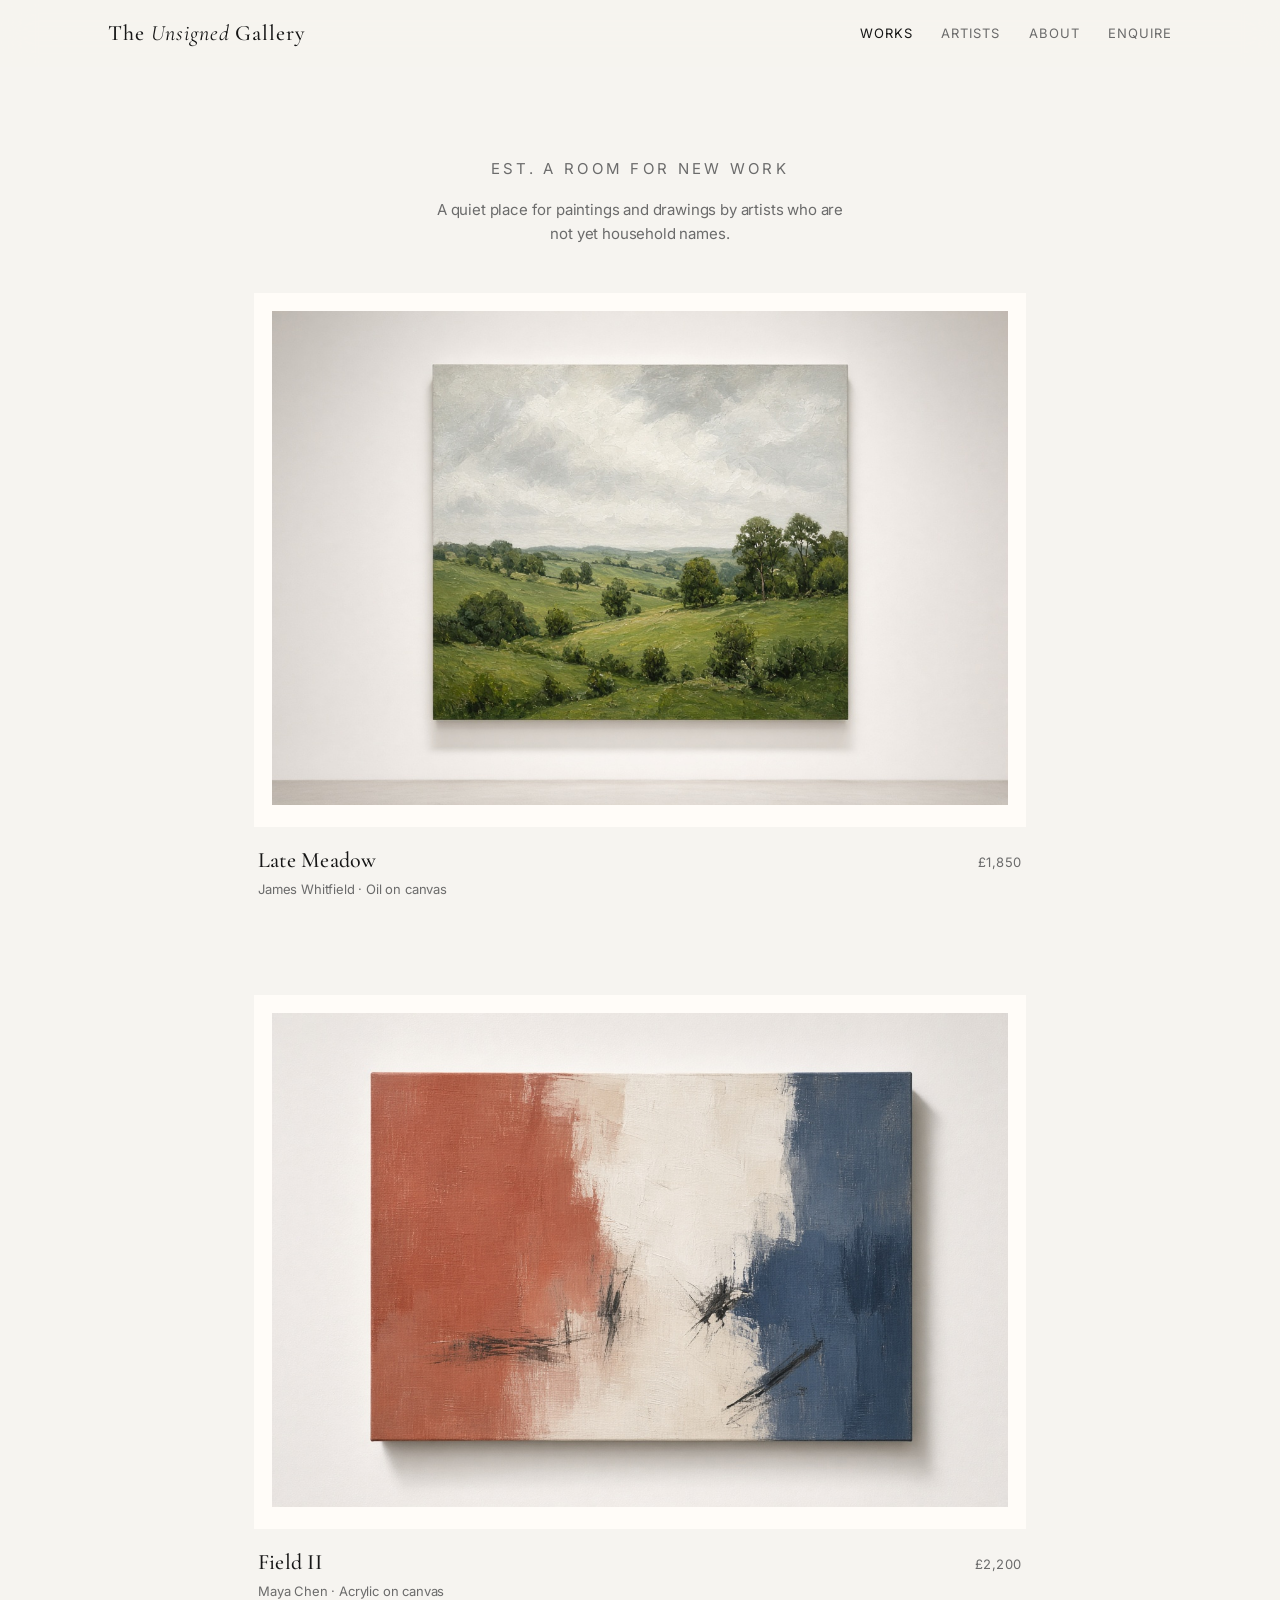
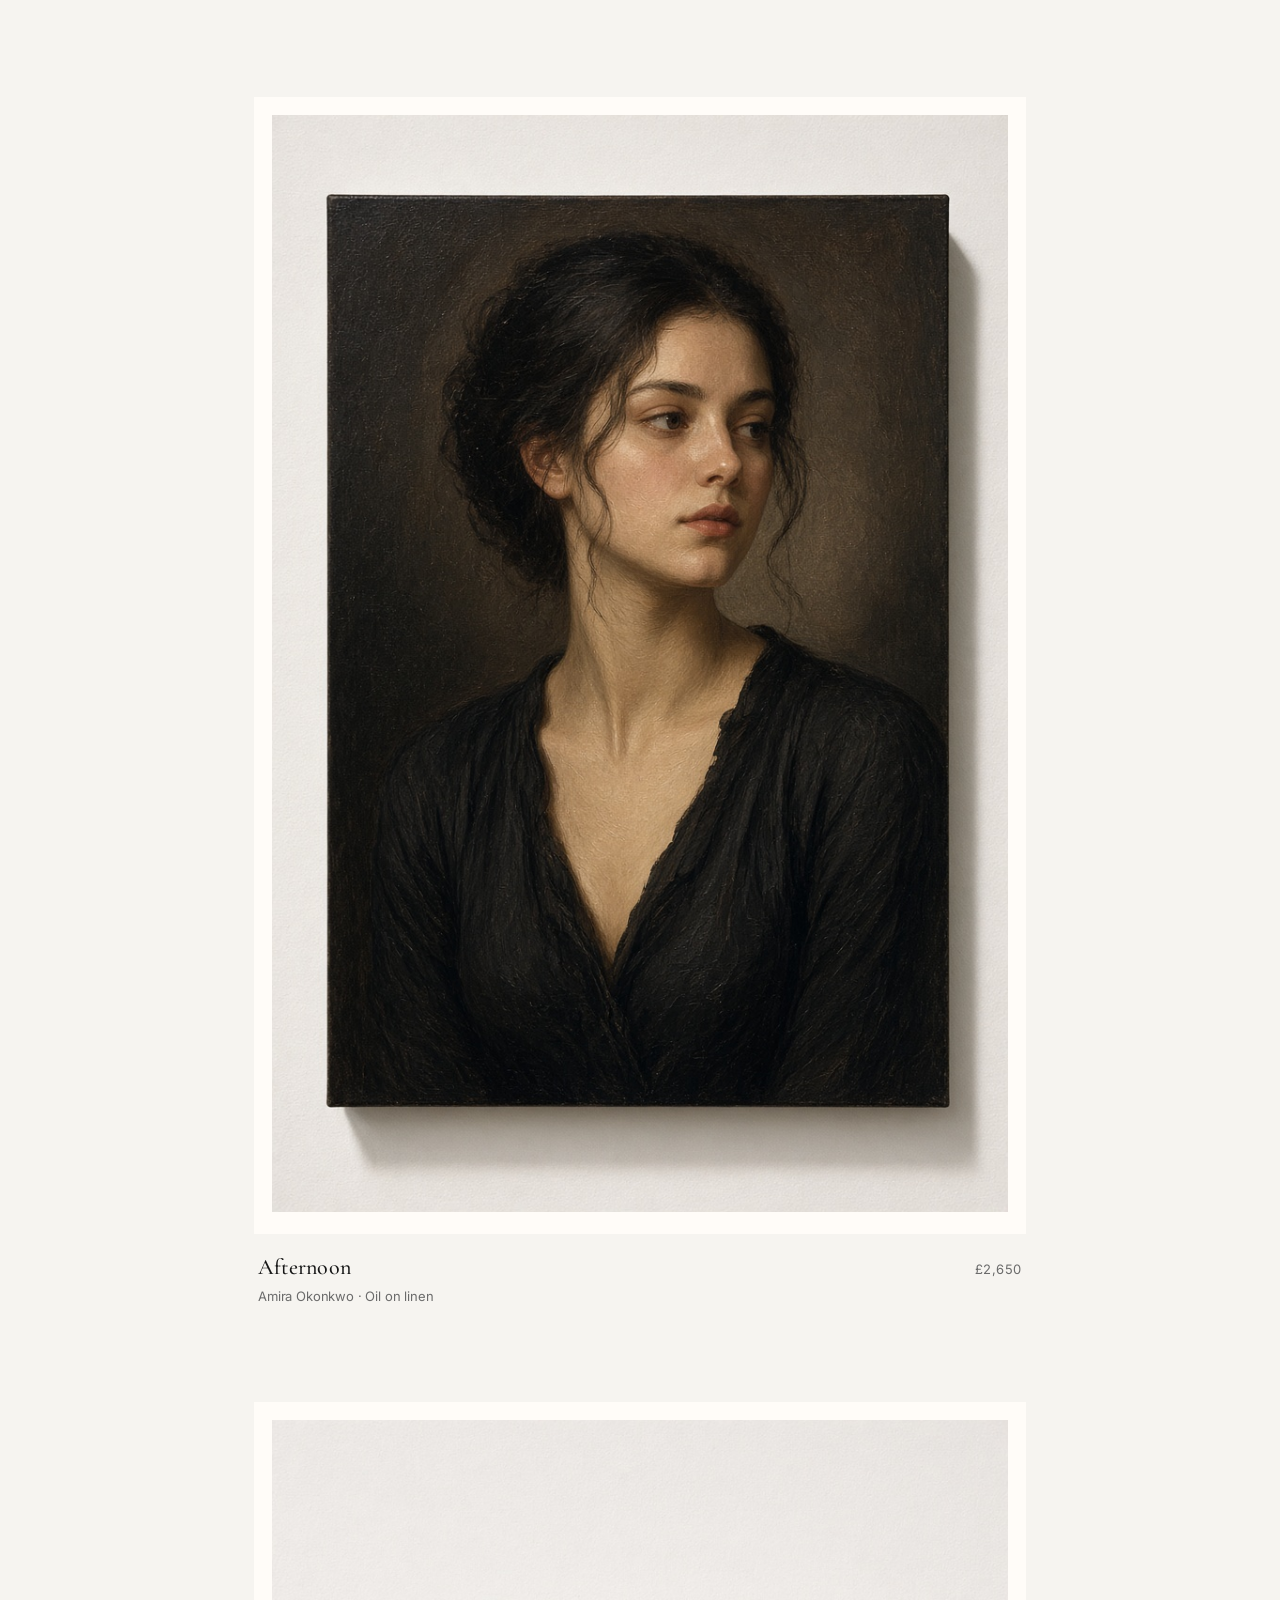
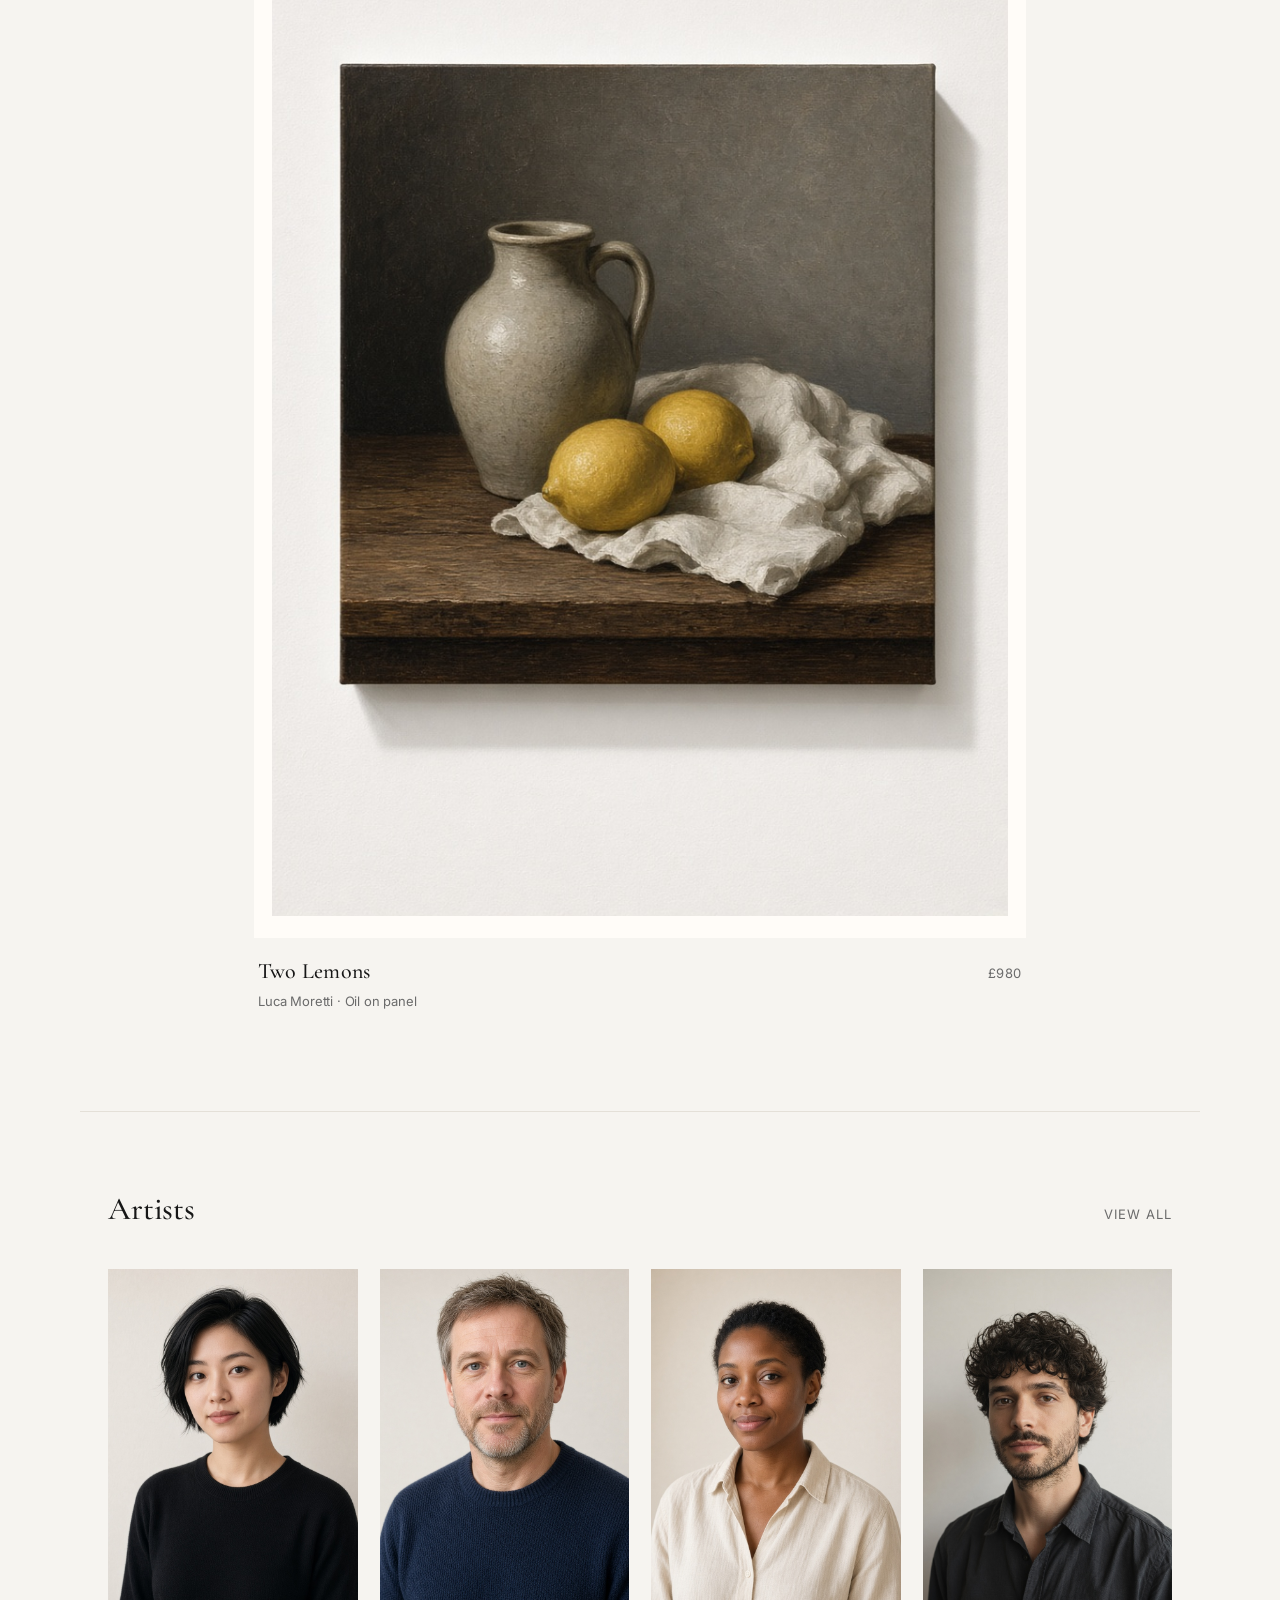
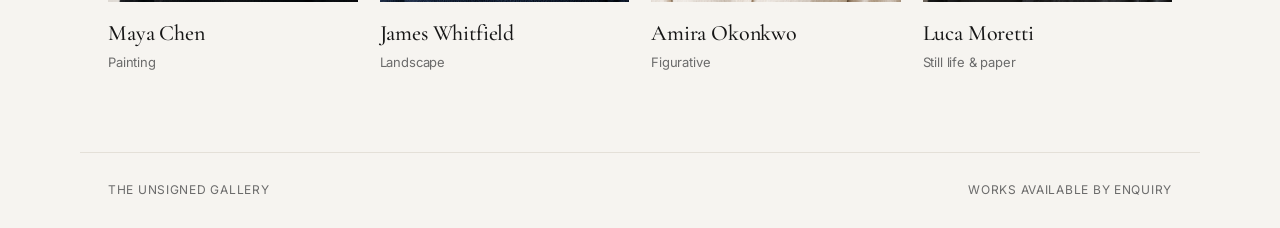
<file: index.html>
<!DOCTYPE html>
<html lang="en">
<head>
  <meta charset="UTF-8" />
  <meta name="viewport" content="width=device-width, initial-scale=1" />
  <meta name="description" content="The Unsigned Gallery — paintings and drawings by emerging artists" />
  <title>The Unsigned Gallery</title>
  <link rel="preconnect" href="https://fonts.googleapis.com" />
  <link rel="preconnect" href="https://fonts.gstatic.com" crossorigin />
  <link href="https://fonts.googleapis.com/css2?family=Cormorant+Garamond:ital,wght@0,500;1,400&family=Inter:wght@400;500&display=swap" rel="stylesheet" />
  <link rel="stylesheet" href="styles.css" />
</head>
<body>
  <header class="site-header">
    <div class="header-inner">
      <a class="logo" href="index.html">The <span>Unsigned</span> Gallery</a>
      <button class="menu-btn" aria-label="Menu"><span></span></button>
      <nav>
        <a class="active" href="index.html">Works</a>
        <a href="artists.html">Artists</a>
        <a href="about.html">About</a>
        <a href="enquire.html">Enquire</a>
      </nav>
    </div>
  </header>

  <main>
    <section class="intro">
      <p class="eyebrow">Est. a room for new work</p>
      <p>A quiet place for paintings and drawings by artists who are not yet household names.</p>
    </section>

    <section class="featured" aria-label="Selected works">
      <article class="work" data-work
        data-img="whitfield-valley.jpg"
        data-title="Late Meadow"
        data-sub="James Whitfield · Oil on canvas · 80 × 100 cm"
        data-note="Available. A study of midsummer fields after rain. Traditional landscape, painted on site and finished in the studio."
        data-enquire="James Whitfield — Late Meadow">
        <div class="work-frame">
          <img src="whitfield-valley.jpg" alt="Oil painting of green rolling fields under a pale sky" />
        </div>
        <div class="work-meta">
          <div>
            <h2>Late Meadow</h2>
            <div class="sub"><a href="artist-whitfield.html">James Whitfield</a> · Oil on canvas</div>
          </div>
          <div class="price">£1,850</div>
        </div>
      </article>

      <article class="work" data-work
        data-img="chen-field.jpg"
        data-title="Field II"
        data-sub="Maya Chen · Acrylic on canvas · 70 × 100 cm"
        data-note="Available. Colour fields in terracotta, bone and slate, with a few charcoal marks left in."
        data-enquire="Maya Chen — Field II">
        <div class="work-frame">
          <img src="chen-field.jpg" alt="Abstract painting in terracotta, cream and blue" />
        </div>
        <div class="work-meta">
          <div>
            <h2>Field II</h2>
            <div class="sub"><a href="artist-chen.html">Maya Chen</a> · Acrylic on canvas</div>
          </div>
          <div class="price">£2,200</div>
        </div>
      </article>

      <article class="work" data-work
        data-img="okonkwo-portrait.jpg"
        data-title="Afternoon"
        data-sub="Amira Okonkwo · Oil on linen · 60 × 90 cm"
        data-note="Available. A quiet studio portrait. The sitter is a friend of the artist."
        data-enquire="Amira Okonkwo — Afternoon">
        <div class="work-frame">
          <img src="okonkwo-portrait.jpg" alt="Oil portrait of a young woman in a dark blouse" />
        </div>
        <div class="work-meta">
          <div>
            <h2>Afternoon</h2>
            <div class="sub"><a href="artist-okonkwo.html">Amira Okonkwo</a> · Oil on linen</div>
          </div>
          <div class="price">£2,650</div>
        </div>
      </article>

      <article class="work" data-work
        data-img="moretti-lemons.jpg"
        data-title="Two Lemons"
        data-sub="Luca Moretti · Oil on panel · 40 × 50 cm"
        data-note="Available. Still life of a stoneware jug and lemons on a folded cloth."
        data-enquire="Luca Moretti — Two Lemons">
        <div class="work-frame">
          <img src="moretti-lemons.jpg" alt="Still life of a jug and two lemons on linen" />
        </div>
        <div class="work-meta">
          <div>
            <h2>Two Lemons</h2>
            <div class="sub"><a href="artist-moretti.html">Luca Moretti</a> · Oil on panel</div>
          </div>
          <div class="price">£980</div>
        </div>
      </article>
    </section>

    <section class="artists-home" id="artists">
      <div class="section-head">
        <h2>Artists</h2>
        <a href="artists.html">View all</a>
      </div>
      <div class="artist-grid">
        <a class="artist-card" href="artist-chen.html">
          <img src="artist-chen.jpg" alt="Maya Chen" />
          <h3>Maya Chen</h3>
          <p>Painting</p>
        </a>
        <a class="artist-card" href="artist-whitfield.html">
          <img src="artist-whitfield.jpg" alt="James Whitfield" />
          <h3>James Whitfield</h3>
          <p>Landscape</p>
        </a>
        <a class="artist-card" href="artist-okonkwo.html">
          <img src="artist-okonkwo.jpg" alt="Amira Okonkwo" />
          <h3>Amira Okonkwo</h3>
          <p>Figurative</p>
        </a>
        <a class="artist-card" href="artist-moretti.html">
          <img src="artist-moretti.jpg" alt="Luca Moretti" />
          <h3>Luca Moretti</h3>
          <p>Still life &amp; paper</p>
        </a>
      </div>
    </section>
  </main>

  <footer>
    <span>The Unsigned Gallery</span>
    <span>Works available by enquiry</span>
  </footer>

  <div class="lightbox" role="dialog" aria-modal="true">
    <button class="lightbox-close" aria-label="Close">×</button>
    <div class="lightbox-card">
      <img alt="" />
      <div class="lightbox-info">
        <h3></h3>
        <div class="sub"></div>
        <p></p>
        <a class="btn" href="enquire.html">Enquire</a>
      </div>
    </div>
  </div>

  <script src="script.js"></script>
</body>
</html>
</file>
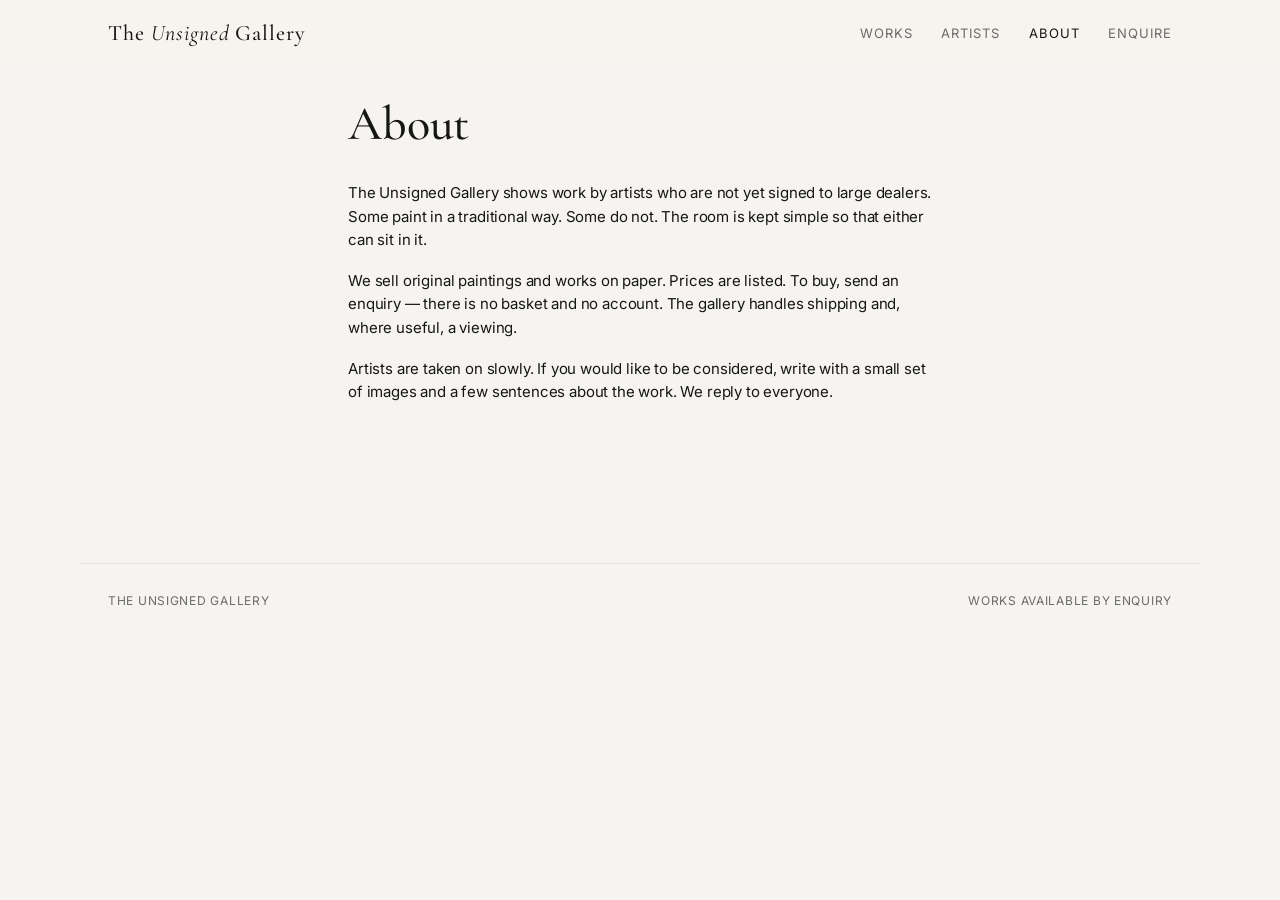
<file: about.html>
<!DOCTYPE html>
<html lang="en">
<head>
  <meta charset="UTF-8" />
  <meta name="viewport" content="width=device-width, initial-scale=1" />
  <meta name="description" content="About The Unsigned Gallery — a space for emerging artists" />
  <title>About — The Unsigned Gallery</title>
  <link rel="preconnect" href="https://fonts.googleapis.com" />
  <link rel="preconnect" href="https://fonts.gstatic.com" crossorigin />
  <link href="https://fonts.googleapis.com/css2?family=Cormorant+Garamond:ital,wght@0,500;1,400&family=Inter:wght@400;500&display=swap" rel="stylesheet" />
  <link rel="stylesheet" href="styles.css" />
</head>
<body>
  <header class="site-header">
    <div class="header-inner">
      <a class="logo" href="index.html">The <span>Unsigned</span> Gallery</a>
      <button class="menu-btn" aria-label="Menu"><span></span></button>
      <nav>
        <a href="index.html">Works</a>
        <a href="artists.html">Artists</a>
        <a class="active" href="about.html">About</a>
        <a href="enquire.html">Enquire</a>
      </nav>
    </div>
  </header>

  <main>
    <article class="prose">
      <h1>About</h1>
      <p>The Unsigned Gallery shows work by artists who are not yet signed to large dealers. Some paint in a traditional way. Some do not. The room is kept simple so that either can sit in it.</p>
      <p>We sell original paintings and works on paper. Prices are listed. To buy, send an enquiry — there is no basket and no account. The gallery handles shipping and, where useful, a viewing.</p>
      <p>Artists are taken on slowly. If you would like to be considered, write with a small set of images and a few sentences about the work. We reply to everyone.</p>
    </article>
  </main>

  <footer>
    <span>The Unsigned Gallery</span>
    <span>Works available by enquiry</span>
  </footer>
  <script src="script.js"></script>
</body>
</html>
</file>
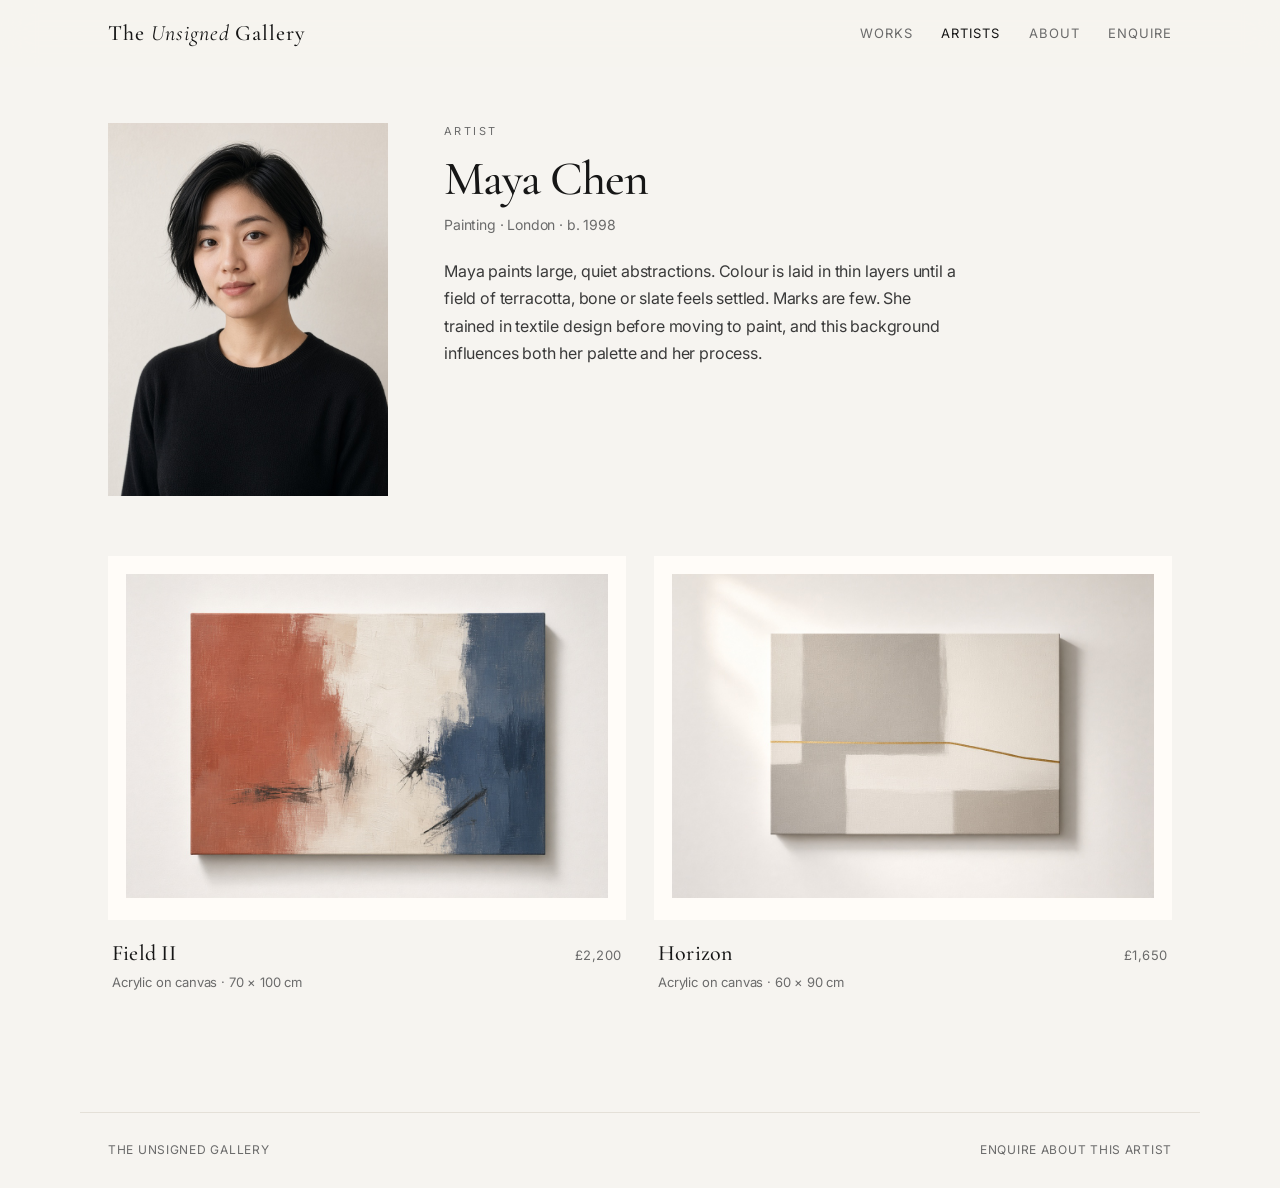
<file: artist-chen.html>
<!DOCTYPE html>
<html lang="en">
<head>
  <meta charset="UTF-8" />
  <meta name="viewport" content="width=device-width, initial-scale=1" />
  <meta name="description" content="Maya Chen — abstract painter represented by The Unsigned Gallery" />
  <title>Maya Chen — The Unsigned Gallery</title>
  <link rel="preconnect" href="https://fonts.googleapis.com" />
  <link rel="preconnect" href="https://fonts.gstatic.com" crossorigin />
  <link href="https://fonts.googleapis.com/css2?family=Cormorant+Garamond:ital,wght@0,500;1,400&family=Inter:wght@400;500&display=swap" rel="stylesheet" />
  <link rel="stylesheet" href="styles.css" />
</head>
<body>
  <header class="site-header">
    <div class="header-inner">
      <a class="logo" href="index.html">The <span>Unsigned</span> Gallery</a>
      <button class="menu-btn" aria-label="Menu"><span></span></button>
      <nav>
        <a href="index.html">Works</a>
        <a class="active" href="artists.html">Artists</a>
        <a href="about.html">About</a>
        <a href="enquire.html">Enquire</a>
      </nav>
    </div>
  </header>

  <main>
    <section class="artist-hero">
      <img src="artist-chen.jpg" alt="Maya Chen" />
      <div>
        <p class="eyebrow">Artist</p>
        <h1>Maya Chen</h1>
        <p class="role">Painting · London · b. 1998</p>
        <p class="bio">Maya paints large, quiet abstractions. Colour is laid in thin layers until a field of terracotta, bone or slate feels settled. Marks are few. She trained in textile design before moving to paint, and this background influences both her palette and her process.</p>
      </div>
    </section>

    <section class="works-grid">
      <article class="work" data-work
        data-img="chen-field.jpg"
        data-title="Field II"
        data-sub="Maya Chen · Acrylic on canvas · 70 × 100 cm"
        data-note="Available."
        data-enquire="Maya Chen — Field II">
        <div class="work-frame">
          <img src="chen-field.jpg" alt="Abstract painting Field II" />
        </div>
        <div class="work-meta">
          <div>
            <h3>Field II</h3>
            <div class="sub">Acrylic on canvas · 70 × 100 cm</div>
          </div>
          <div class="price">£2,200</div>
        </div>
      </article>

      <article class="work" data-work
        data-img="chen-horizon.jpg"
        data-title="Horizon"
        data-sub="Maya Chen · Acrylic on canvas · 60 × 90 cm"
        data-note="Available. Soft rectangles of grey and bone with a single gold line."
        data-enquire="Maya Chen — Horizon">
        <div class="work-frame">
          <img src="chen-horizon.jpg" alt="Geometric abstract painting Horizon" />
        </div>
        <div class="work-meta">
          <div>
            <h3>Horizon</h3>
            <div class="sub">Acrylic on canvas · 60 × 90 cm</div>
          </div>
          <div class="price">£1,650</div>
        </div>
      </article>
    </section>
  </main>

  <footer>
    <span>The Unsigned Gallery</span>
    <a href="enquire.html?work=Maya%20Chen">Enquire about this artist</a>
  </footer>

  <div class="lightbox" role="dialog" aria-modal="true">
    <button class="lightbox-close" aria-label="Close">×</button>
    <div class="lightbox-card">
      <img alt="" />
      <div class="lightbox-info">
        <h3></h3>
        <div class="sub"></div>
        <p></p>
        <a class="btn" href="enquire.html">Enquire</a>
      </div>
    </div>
  </div>
  <script src="script.js"></script>
</body>
</html>
</file>
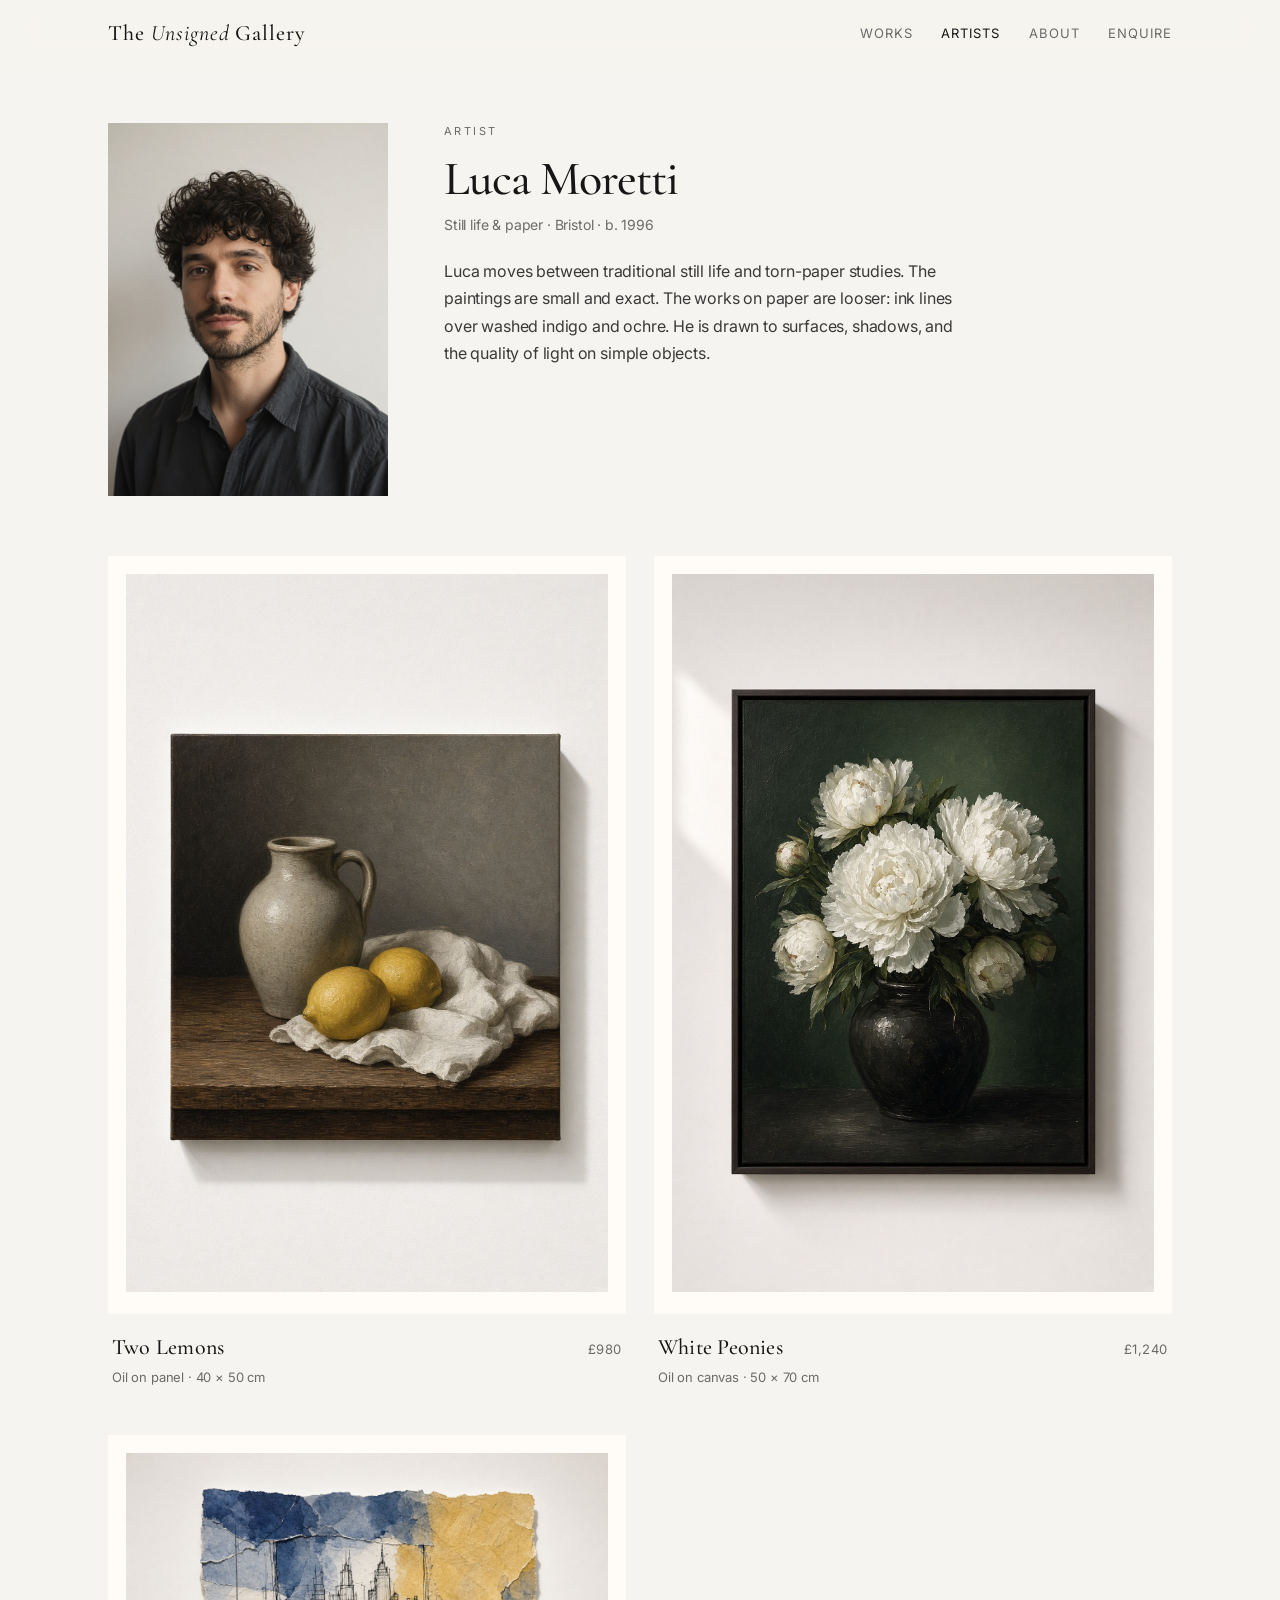
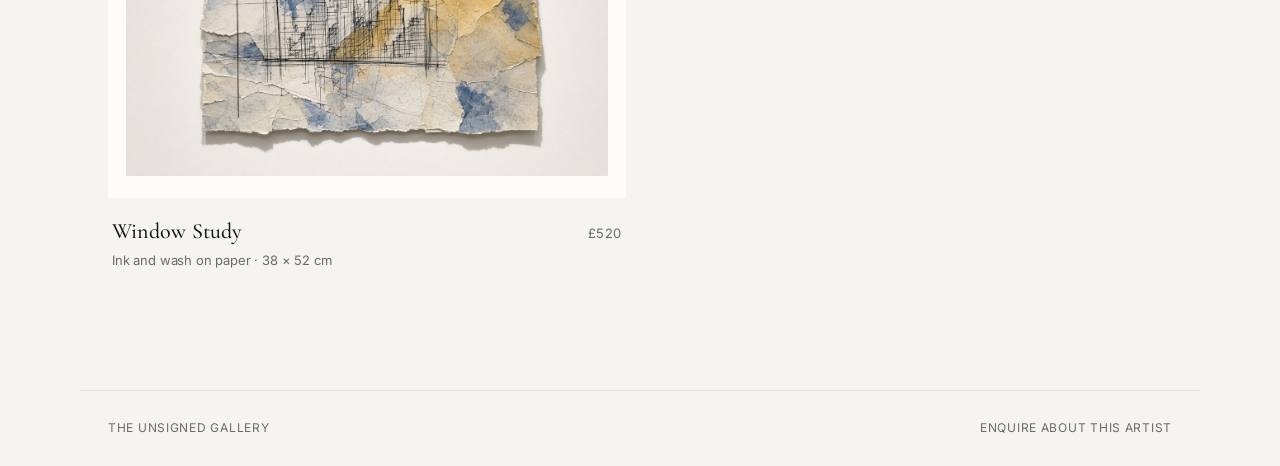
<file: artist-moretti.html>
<!DOCTYPE html>
<html lang="en">
<head>
  <meta charset="UTF-8" />
  <meta name="viewport" content="width=device-width, initial-scale=1" />
  <meta name="description" content="Luca Moretti — still life and paper artist represented by The Unsigned Gallery" />
  <title>Luca Moretti — The Unsigned Gallery</title>
  <link rel="preconnect" href="https://fonts.googleapis.com" />
  <link rel="preconnect" href="https://fonts.gstatic.com" crossorigin />
  <link href="https://fonts.googleapis.com/css2?family=Cormorant+Garamond:ital,wght@0,500;1,400&family=Inter:wght@400;500&display=swap" rel="stylesheet" />
  <link rel="stylesheet" href="styles.css" />
</head>
<body>
  <header class="site-header">
    <div class="header-inner">
      <a class="logo" href="index.html">The <span>Unsigned</span> Gallery</a>
      <button class="menu-btn" aria-label="Menu"><span></span></button>
      <nav>
        <a href="index.html">Works</a>
        <a class="active" href="artists.html">Artists</a>
        <a href="about.html">About</a>
        <a href="enquire.html">Enquire</a>
      </nav>
    </div>
  </header>

  <main>
    <section class="artist-hero">
      <img src="artist-moretti.jpg" alt="Luca Moretti" />
      <div>
        <p class="eyebrow">Artist</p>
        <h1>Luca Moretti</h1>
        <p class="role">Still life &amp; paper · Bristol · b. 1996</p>
        <p class="bio">Luca moves between traditional still life and torn-paper studies. The paintings are small and exact. The works on paper are looser: ink lines over washed indigo and ochre. He is drawn to surfaces, shadows, and the quality of light on simple objects.</p>
      </div>
    </section>

    <section class="works-grid">
      <article class="work" data-work
        data-img="moretti-lemons.jpg"
        data-title="Two Lemons"
        data-sub="Luca Moretti · Oil on panel · 40 × 50 cm"
        data-note="Available."
        data-enquire="Luca Moretti — Two Lemons">
        <div class="work-frame">
          <img src="moretti-lemons.jpg" alt="Still life Two Lemons" />
        </div>
        <div class="work-meta">
          <div>
            <h3>Two Lemons</h3>
            <div class="sub">Oil on panel · 40 × 50 cm</div>
          </div>
          <div class="price">£980</div>
        </div>
      </article>

      <article class="work" data-work
        data-img="moretti-peonies.jpg"
        data-title="White Peonies"
        data-sub="Luca Moretti · Oil on canvas · 50 × 70 cm"
        data-note="Available."
        data-enquire="Luca Moretti — White Peonies">
        <div class="work-frame">
          <img src="moretti-peonies.jpg" alt="Painting of white peonies in a dark vase" />
        </div>
        <div class="work-meta">
          <div>
            <h3>White Peonies</h3>
            <div class="sub">Oil on canvas · 50 × 70 cm</div>
          </div>
          <div class="price">£1,240</div>
        </div>
      </article>

      <article class="work" data-work
        data-img="moretti-window.jpg"
        data-title="Window Study"
        data-sub="Luca Moretti · Ink and wash on paper · 38 × 52 cm"
        data-note="Available. Torn paper, indigo and ochre, with a drawn city window."
        data-enquire="Luca Moretti — Window Study">
        <div class="work-frame">
          <img src="moretti-window.jpg" alt="Mixed media window study" />
        </div>
        <div class="work-meta">
          <div>
            <h3>Window Study</h3>
            <div class="sub">Ink and wash on paper · 38 × 52 cm</div>
          </div>
          <div class="price">£520</div>
        </div>
      </article>
    </section>
  </main>

  <footer>
    <span>The Unsigned Gallery</span>
    <a href="enquire.html?work=Luca%20Moretti">Enquire about this artist</a>
  </footer>

  <div class="lightbox" role="dialog" aria-modal="true">
    <button class="lightbox-close" aria-label="Close">×</button>
    <div class="lightbox-card">
      <img alt="" />
      <div class="lightbox-info">
        <h3></h3>
        <div class="sub"></div>
        <p></p>
        <a class="btn" href="enquire.html">Enquire</a>
      </div>
    </div>
  </div>
  <script src="script.js"></script>
</body>
</html>
</file>
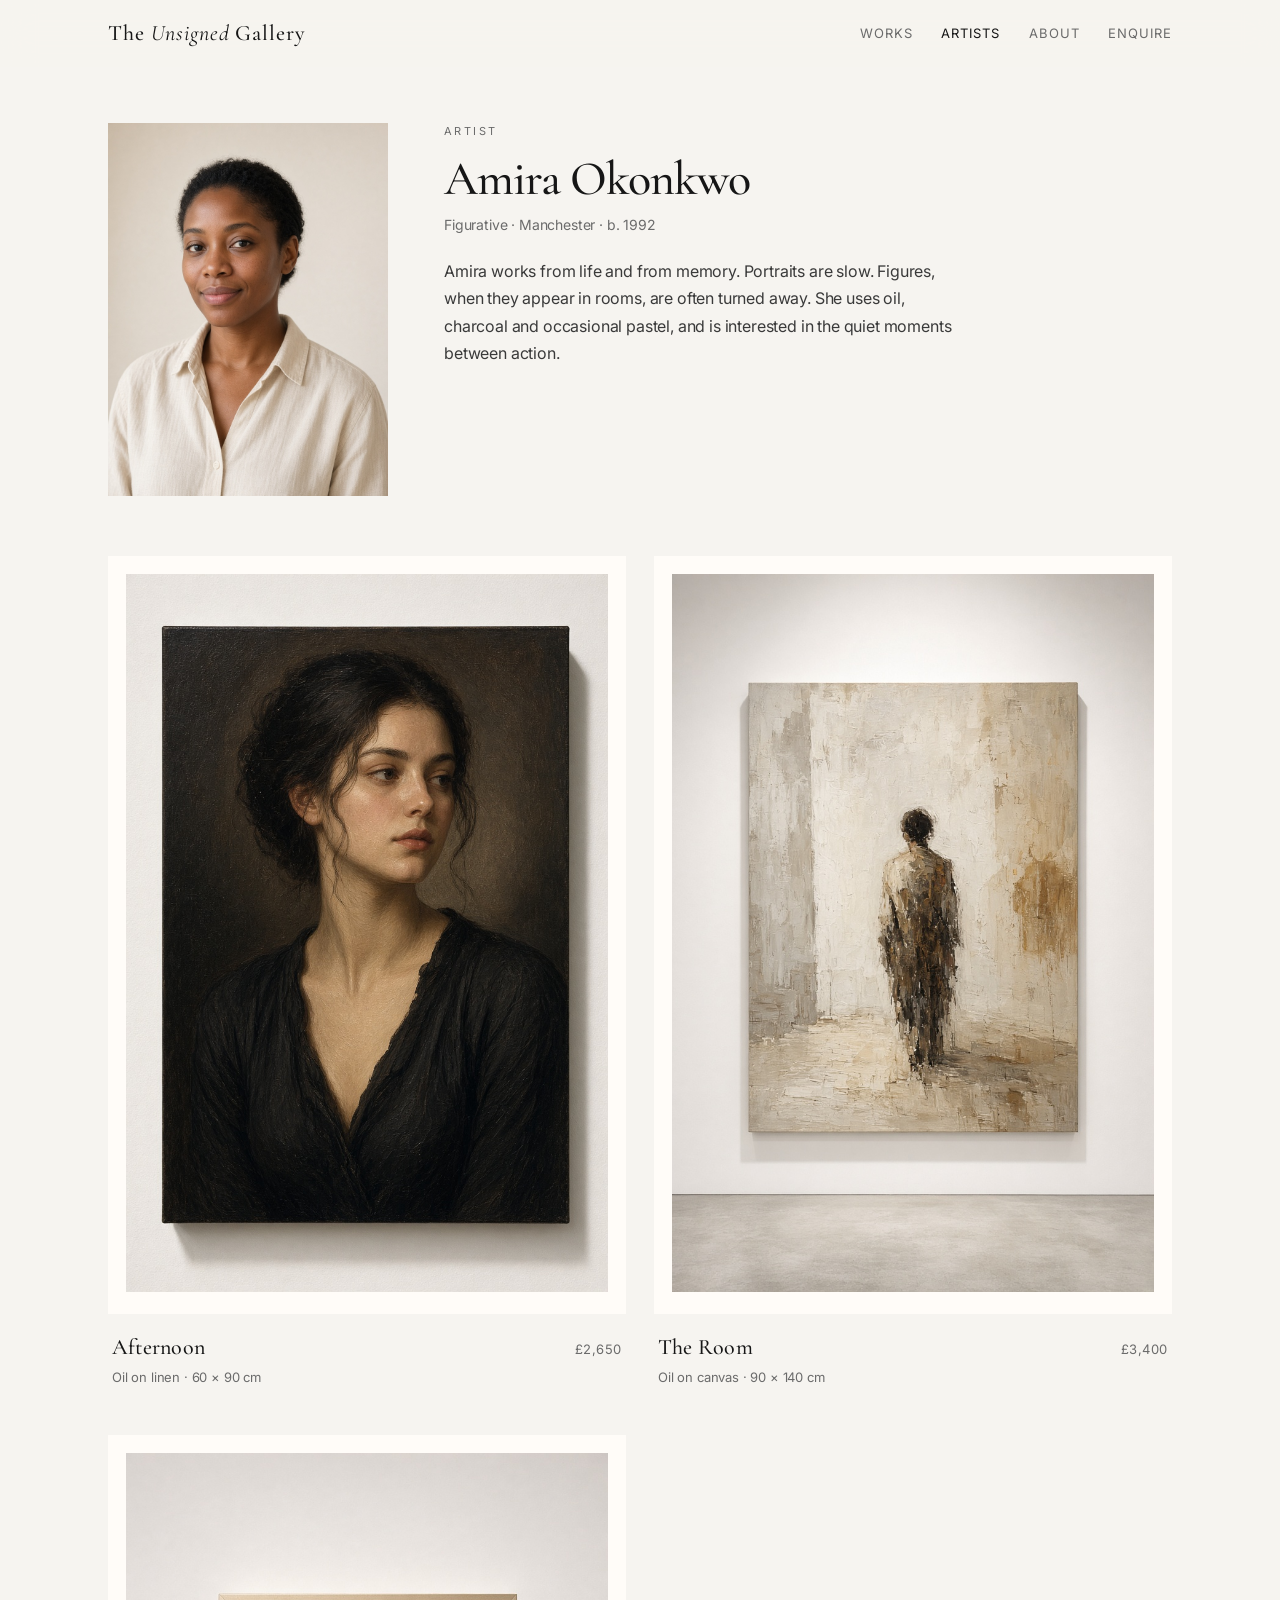
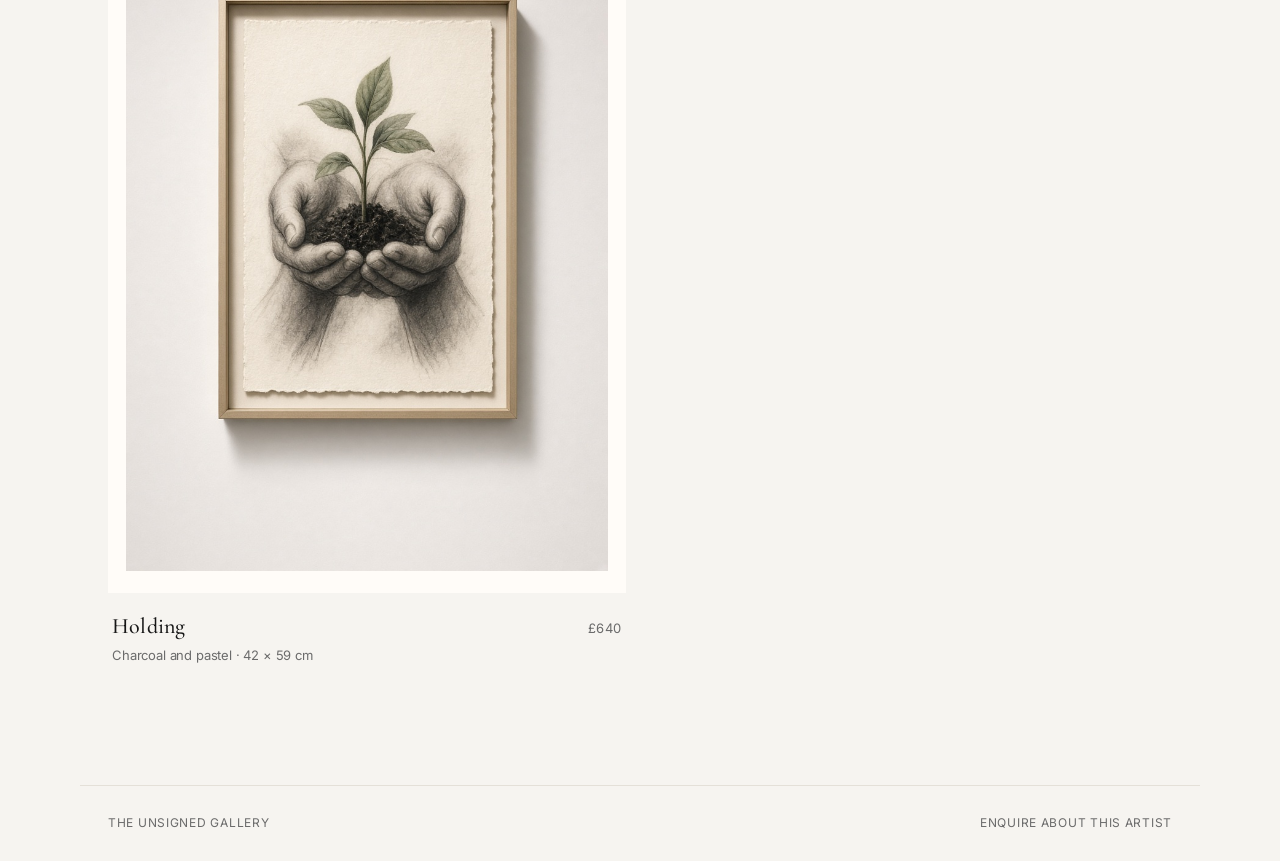
<file: artist-okonkwo.html>
<!DOCTYPE html>
<html lang="en">
<head>
  <meta charset="UTF-8" />
  <meta name="viewport" content="width=device-width, initial-scale=1" />
  <meta name="description" content="Amira Okonkwo — figurative artist represented by The Unsigned Gallery" />
  <title>Amira Okonkwo — The Unsigned Gallery</title>
  <link rel="preconnect" href="https://fonts.googleapis.com" />
  <link rel="preconnect" href="https://fonts.gstatic.com" crossorigin />
  <link href="https://fonts.googleapis.com/css2?family=Cormorant+Garamond:ital,wght@0,500;1,400&family=Inter:wght@400;500&display=swap" rel="stylesheet" />
  <link rel="stylesheet" href="styles.css" />
</head>
<body>
  <header class="site-header">
    <div class="header-inner">
      <a class="logo" href="index.html">The <span>Unsigned</span> Gallery</a>
      <button class="menu-btn" aria-label="Menu"><span></span></button>
      <nav>
        <a href="index.html">Works</a>
        <a class="active" href="artists.html">Artists</a>
        <a href="about.html">About</a>
        <a href="enquire.html">Enquire</a>
      </nav>
    </div>
  </header>

  <main>
    <section class="artist-hero">
      <img src="artist-okonkwo.jpg" alt="Amira Okonkwo" />
      <div>
        <p class="eyebrow">Artist</p>
        <h1>Amira Okonkwo</h1>
        <p class="role">Figurative · Manchester · b. 1992</p>
        <p class="bio">Amira works from life and from memory. Portraits are slow. Figures, when they appear in rooms, are often turned away. She uses oil, charcoal and occasional pastel, and is interested in the quiet moments between action.</p>
      </div>
    </section>

    <section class="works-grid">
      <article class="work" data-work
        data-img="okonkwo-portrait.jpg"
        data-title="Afternoon"
        data-sub="Amira Okonkwo · Oil on linen · 60 × 90 cm"
        data-note="Available."
        data-enquire="Amira Okonkwo — Afternoon">
        <div class="work-frame">
          <img src="okonkwo-portrait.jpg" alt="Portrait Afternoon" />
        </div>
        <div class="work-meta">
          <div>
            <h3>Afternoon</h3>
            <div class="sub">Oil on linen · 60 × 90 cm</div>
          </div>
          <div class="price">£2,650</div>
        </div>
      </article>

      <article class="work" data-work
        data-img="okonkwo-figure.jpg"
        data-title="The Room"
        data-sub="Amira Okonkwo · Oil on canvas · 90 × 140 cm"
        data-note="Available. A figure seen from behind in a pale interior."
        data-enquire="Amira Okonkwo — The Room">
        <div class="work-frame">
          <img src="okonkwo-figure.jpg" alt="Figure in a pale room" />
        </div>
        <div class="work-meta">
          <div>
            <h3>The Room</h3>
            <div class="sub">Oil on canvas · 90 × 140 cm</div>
          </div>
          <div class="price">£3,400</div>
        </div>
      </article>

      <article class="work" data-work
        data-img="okonkwo-hands.jpg"
        data-title="Holding"
        data-sub="Amira Okonkwo · Charcoal and pastel on paper · 42 × 59 cm"
        data-note="Available."
        data-enquire="Amira Okonkwo — Holding">
        <div class="work-frame">
          <img src="okonkwo-hands.jpg" alt="Drawing of hands holding a plant" />
        </div>
        <div class="work-meta">
          <div>
            <h3>Holding</h3>
            <div class="sub">Charcoal and pastel · 42 × 59 cm</div>
          </div>
          <div class="price">£640</div>
        </div>
      </article>
    </section>
  </main>

  <footer>
    <span>The Unsigned Gallery</span>
    <a href="enquire.html?work=Amira%20Okonkwo">Enquire about this artist</a>
  </footer>

  <div class="lightbox" role="dialog" aria-modal="true">
    <button class="lightbox-close" aria-label="Close">×</button>
    <div class="lightbox-card">
      <img alt="" />
      <div class="lightbox-info">
        <h3></h3>
        <div class="sub"></div>
        <p></p>
        <a class="btn" href="enquire.html">Enquire</a>
      </div>
    </div>
  </div>
  <script src="script.js"></script>
</body>
</html>
</file>
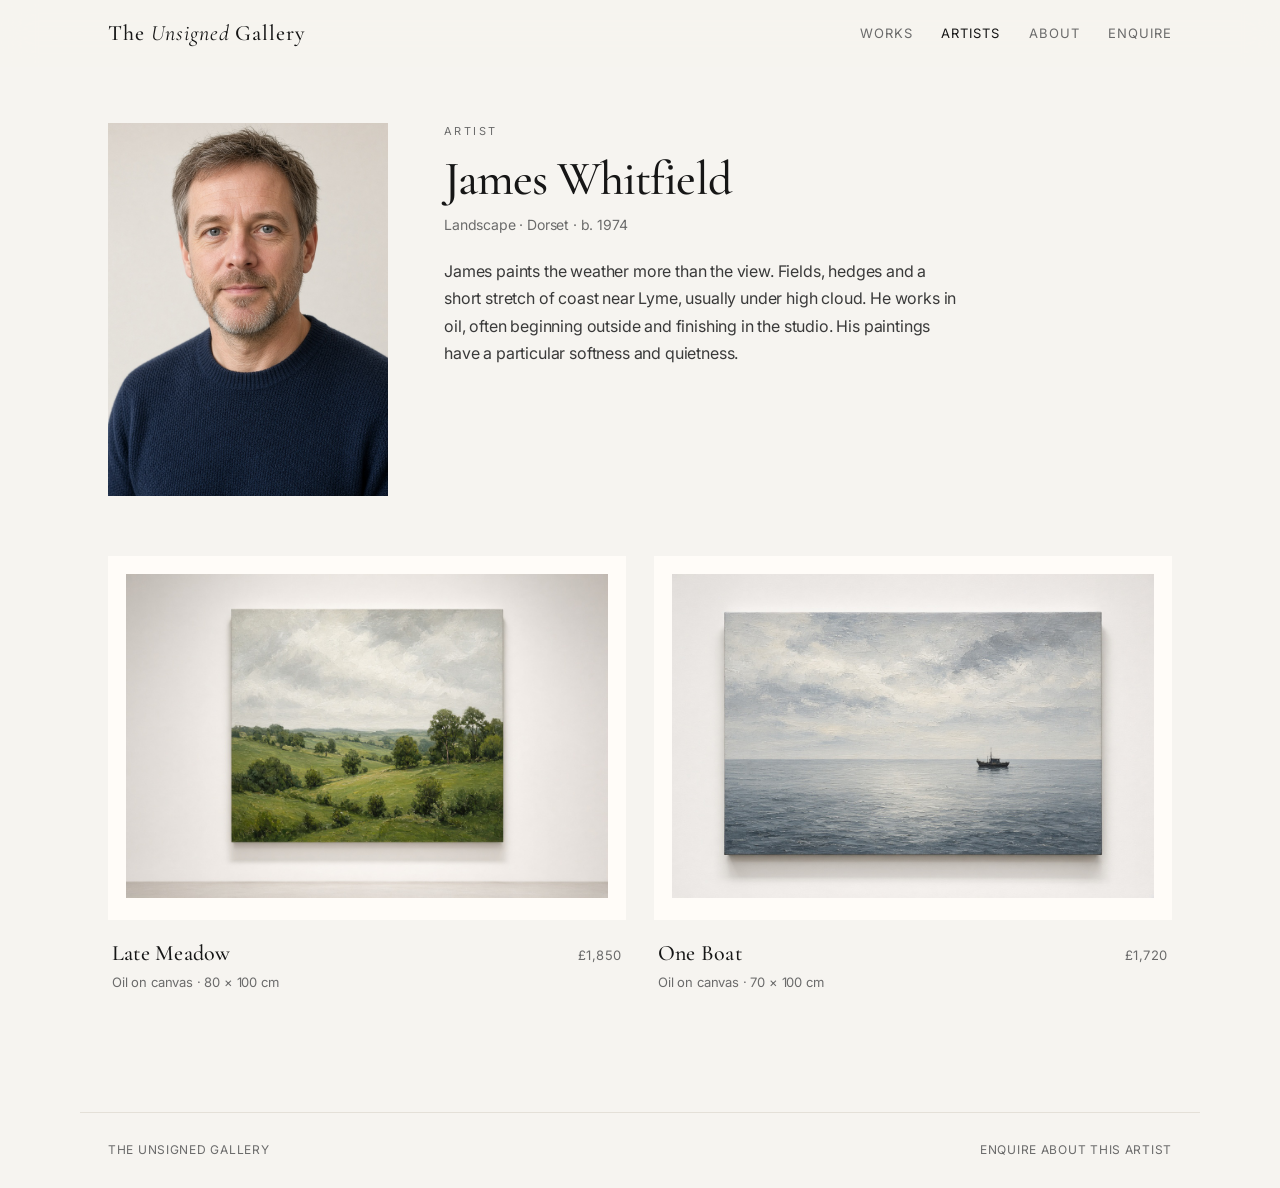
<file: artist-whitfield.html>
<!DOCTYPE html>
<html lang="en">
<head>
  <meta charset="UTF-8" />
  <meta name="viewport" content="width=device-width, initial-scale=1" />
  <meta name="description" content="James Whitfield — landscape painter represented by The Unsigned Gallery" />
  <title>James Whitfield — The Unsigned Gallery</title>
  <link rel="preconnect" href="https://fonts.googleapis.com" />
  <link rel="preconnect" href="https://fonts.gstatic.com" crossorigin />
  <link href="https://fonts.googleapis.com/css2?family=Cormorant+Garamond:ital,wght@0,500;1,400&family=Inter:wght@400;500&display=swap" rel="stylesheet" />
  <link rel="stylesheet" href="styles.css" />
</head>
<body>
  <header class="site-header">
    <div class="header-inner">
      <a class="logo" href="index.html">The <span>Unsigned</span> Gallery</a>
      <button class="menu-btn" aria-label="Menu"><span></span></button>
      <nav>
        <a href="index.html">Works</a>
        <a class="active" href="artists.html">Artists</a>
        <a href="about.html">About</a>
        <a href="enquire.html">Enquire</a>
      </nav>
    </div>
  </header>

  <main>
    <section class="artist-hero">
      <img src="artist-whitfield.jpg" alt="James Whitfield" />
      <div>
        <p class="eyebrow">Artist</p>
        <h1>James Whitfield</h1>
        <p class="role">Landscape · Dorset · b. 1974</p>
        <p class="bio">James paints the weather more than the view. Fields, hedges and a short stretch of coast near Lyme, usually under high cloud. He works in oil, often beginning outside and finishing in the studio. His paintings have a particular softness and quietness.</p>
      </div>
    </section>

    <section class="works-grid">
      <article class="work" data-work
        data-img="whitfield-valley.jpg"
        data-title="Late Meadow"
        data-sub="James Whitfield · Oil on canvas · 80 × 100 cm"
        data-note="Available."
        data-enquire="James Whitfield — Late Meadow">
        <div class="work-frame">
          <img src="whitfield-valley.jpg" alt="Landscape painting Late Meadow" />
        </div>
        <div class="work-meta">
          <div>
            <h3>Late Meadow</h3>
            <div class="sub">Oil on canvas · 80 × 100 cm</div>
          </div>
          <div class="price">£1,850</div>
        </div>
      </article>

      <article class="work" data-work
        data-img="whitfield-sea.jpg"
        data-title="One Boat"
        data-sub="James Whitfield · Oil on canvas · 70 × 100 cm"
        data-note="Available. A grey morning off the Dorset coast."
        data-enquire="James Whitfield — One Boat">
        <div class="work-frame">
          <img src="whitfield-sea.jpg" alt="Seascape with a single boat" />
        </div>
        <div class="work-meta">
          <div>
            <h3>One Boat</h3>
            <div class="sub">Oil on canvas · 70 × 100 cm</div>
          </div>
          <div class="price">£1,720</div>
        </div>
      </article>
    </section>
  </main>

  <footer>
    <span>The Unsigned Gallery</span>
    <a href="enquire.html?work=James%20Whitfield">Enquire about this artist</a>
  </footer>

  <div class="lightbox" role="dialog" aria-modal="true">
    <button class="lightbox-close" aria-label="Close">×</button>
    <div class="lightbox-card">
      <img alt="" />
      <div class="lightbox-info">
        <h3></h3>
        <div class="sub"></div>
        <p></p>
        <a class="btn" href="enquire.html">Enquire</a>
      </div>
    </div>
  </div>
  <script src="script.js"></script>
</body>
</html>
</file>
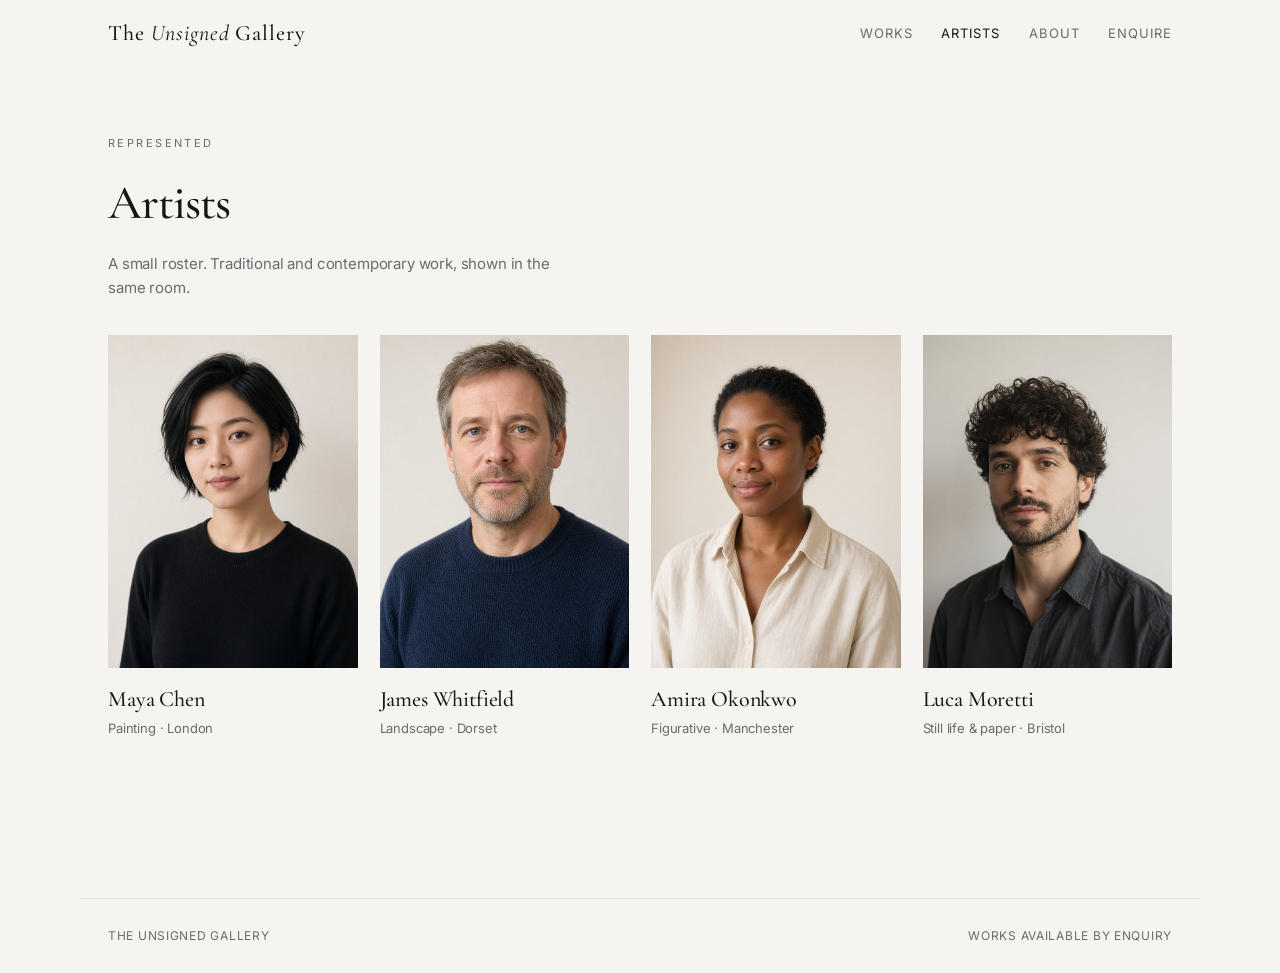
<file: artists.html>
<!DOCTYPE html>
<html lang="en">
<head>
  <meta charset="UTF-8" />
  <meta name="viewport" content="width=device-width, initial-scale=1" />
  <meta name="description" content="Artists represented by The Unsigned Gallery" />
  <title>Artists — The Unsigned Gallery</title>
  <link rel="preconnect" href="https://fonts.googleapis.com" />
  <link rel="preconnect" href="https://fonts.gstatic.com" crossorigin />
  <link href="https://fonts.googleapis.com/css2?family=Cormorant+Garamond:ital,wght@0,500;1,400&family=Inter:wght@400;500&display=swap" rel="stylesheet" />
  <link rel="stylesheet" href="styles.css" />
</head>
<body>
  <header class="site-header">
    <div class="header-inner">
      <a class="logo" href="index.html">The <span>Unsigned</span> Gallery</a>
      <button class="menu-btn" aria-label="Menu"><span></span></button>
      <nav>
        <a href="index.html">Works</a>
        <a class="active" href="artists.html">Artists</a>
        <a href="about.html">About</a>
        <a href="enquire.html">Enquire</a>
      </nav>
    </div>
  </header>

  <main>
    <div class="page-title">
      <p class="eyebrow">Represented</p>
      <h1>Artists</h1>
      <p>A small roster. Traditional and contemporary work, shown in the same room.</p>
    </div>

    <div class="artist-grid" style="max-width:1120px;margin:0 auto;padding:0 28px 80px;">
      <a class="artist-card" href="artist-chen.html">
        <img src="artist-chen.jpg" alt="Maya Chen" />
        <h3>Maya Chen</h3>
        <p>Painting · London</p>
      </a>
      <a class="artist-card" href="artist-whitfield.html">
        <img src="artist-whitfield.jpg" alt="James Whitfield" />
        <h3>James Whitfield</h3>
        <p>Landscape · Dorset</p>
      </a>
      <a class="artist-card" href="artist-okonkwo.html">
        <img src="artist-okonkwo.jpg" alt="Amira Okonkwo" />
        <h3>Amira Okonkwo</h3>
        <p>Figurative · Manchester</p>
      </a>
      <a class="artist-card" href="artist-moretti.html">
        <img src="artist-moretti.jpg" alt="Luca Moretti" />
        <h3>Luca Moretti</h3>
        <p>Still life &amp; paper · Bristol</p>
      </a>
    </div>
  </main>

  <footer>
    <span>The Unsigned Gallery</span>
    <span>Works available by enquiry</span>
  </footer>
  <script src="script.js"></script>
</body>
</html>
</file>
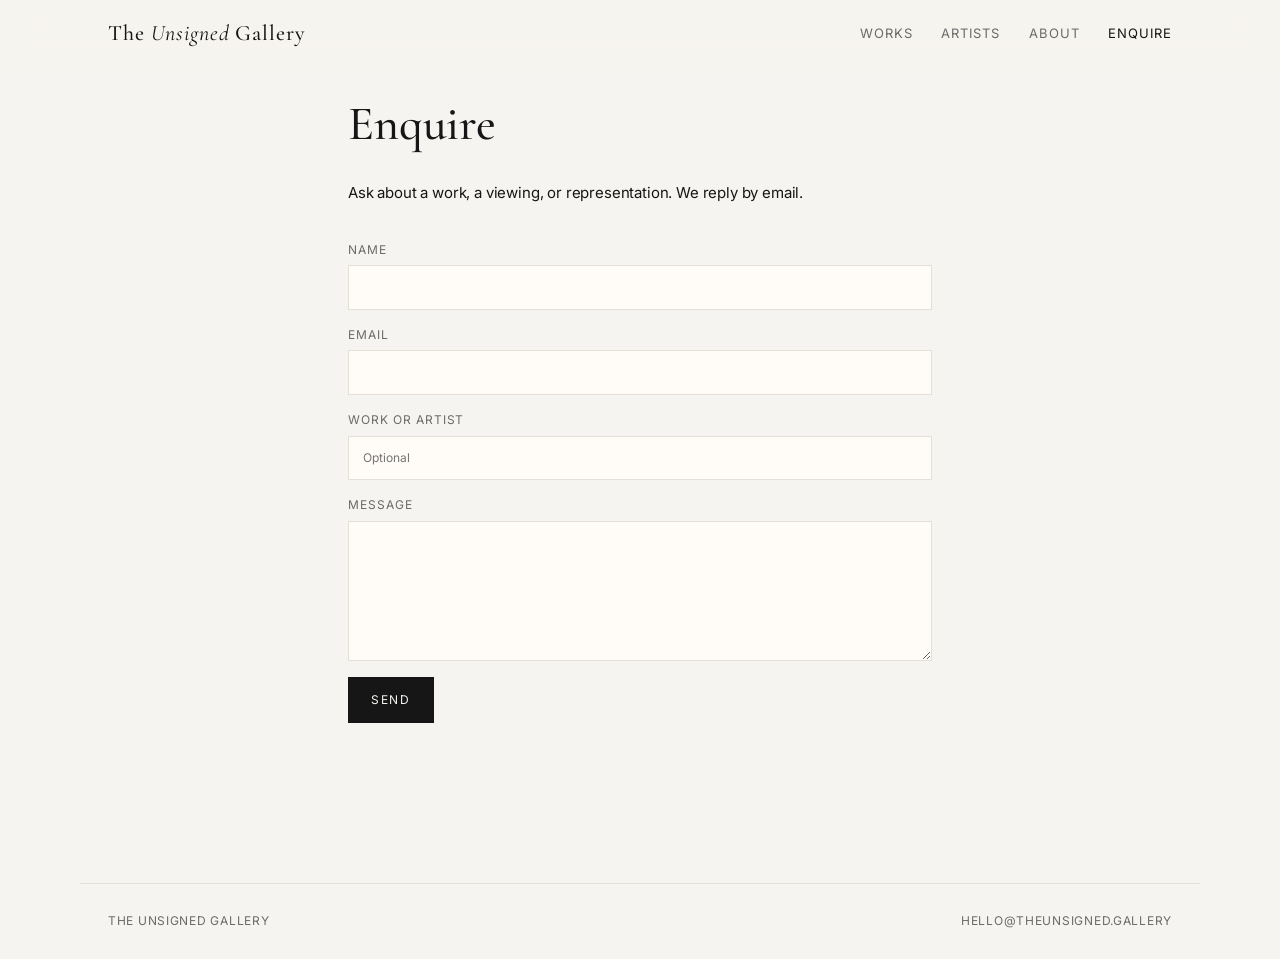
<file: enquire.html>
<!DOCTYPE html>
<html lang="en">
<head>
  <meta charset="UTF-8" />
  <meta name="viewport" content="width=device-width, initial-scale=1" />
  <meta name="description" content="Contact The Unsigned Gallery to enquire about artworks" />
  <title>Enquire — The Unsigned Gallery</title>
  <link rel="preconnect" href="https://fonts.googleapis.com" />
  <link rel="preconnect" href="https://fonts.gstatic.com" crossorigin />
  <link href="https://fonts.googleapis.com/css2?family=Cormorant+Garamond:ital,wght@0,500;1,400&family=Inter:wght@400;500&display=swap" rel="stylesheet" />
  <link rel="stylesheet" href="styles.css" />
</head>
<body>
  <header class="site-header">
    <div class="header-inner">
      <a class="logo" href="index.html">The <span>Unsigned</span> Gallery</a>
      <button class="menu-btn" aria-label="Menu"><span></span></button>
      <nav>
        <a href="index.html">Works</a>
        <a href="artists.html">Artists</a>
        <a href="about.html">About</a>
        <a class="active" href="enquire.html">Enquire</a>
      </nav>
    </div>
  </header>

  <main>
    <article class="prose">
      <h1>Enquire</h1>
      <p>Ask about a work, a viewing, or representation. We reply by email.</p>

      <form>
        <label>Name
          <input type="text" name="name" required />
        </label>
        <label>Email
          <input type="email" name="email" required />
        </label>
        <label>Work or artist
          <input type="text" name="work" placeholder="Optional" />
        </label>
        <label>Message
          <textarea name="message" required></textarea>
        </label>
        <button type="submit">Send</button>
      </form>
    </article>
  </main>

  <footer>
    <span>The Unsigned Gallery</span>
    <span>hello@theunsigned.gallery</span>
  </footer>
  <script src="script.js"></script>
</body>
</html>
</file>
<file: styles.css>
:root {
  --bg: #f6f4f0;
  --ink: #161616;
  --muted: #6b6b6b;
  --line: #e4e0d8;
  --white: #fffcf8;
  --max: 1120px;
  --work: 820px;
}

*,
*::before,
*::after {
  box-sizing: border-box;
  margin: 0;
  padding: 0;
}

html {
  scroll-behavior: smooth;
}

body {
  font-family: "Inter", system-ui, -apple-system, sans-serif;
  background: var(--bg);
  color: var(--ink);
  line-height: 1.55;
  font-size: 15px;
  letter-spacing: -0.011em;
  min-height: 100vh;
}

img {
  max-width: 100%;
  display: block;
}

a {
  color: inherit;
  text-decoration: none;
}

/* Header */

.site-header {
  position: sticky;
  top: 0;
  z-index: 40;
  background: color-mix(in srgb, var(--bg) 88%, transparent);
  backdrop-filter: saturate(180%) blur(16px);
  -webkit-backdrop-filter: saturate(180%) blur(16px);
  border-bottom: 1px solid transparent;
}

.site-header.scrolled {
  border-bottom-color: var(--line);
}

.header-inner {
  max-width: var(--max);
  margin: 0 auto;
  padding: 22px 28px;
  display: flex;
  align-items: center;
  justify-content: space-between;
  gap: 24px;
}

.logo {
  font-family: "Cormorant Garamond", "Times New Roman", serif;
  font-weight: 500;
  font-size: 22px;
  letter-spacing: 0.04em;
  line-height: 1;
  white-space: nowrap;
}

.logo span {
  font-style: italic;
  font-weight: 400;
}

nav {
  display: flex;
  gap: 28px;
  align-items: center;
}

nav a {
  font-size: 13px;
  letter-spacing: 0.08em;
  text-transform: uppercase;
  color: var(--muted);
  transition: color 0.2s ease;
}

nav a:hover,
nav a.active {
  color: var(--ink);
}

.menu-btn {
  display: none;
  background: none;
  border: 0;
  width: 28px;
  height: 18px;
  position: relative;
  cursor: pointer;
}

.menu-btn span,
.menu-btn span::before,
.menu-btn span::after {
  position: absolute;
  left: 0;
  width: 100%;
  height: 1px;
  background: var(--ink);
  content: "";
}

.menu-btn span {
  top: 50%;
}

.menu-btn span::before {
  top: -7px;
}

.menu-btn span::after {
  top: 7px;
}

/* Pages */

main {
  padding-bottom: 80px;
}

.intro {
  max-width: var(--max);
  margin: 0 auto;
  padding: 72px 28px 28px;
  text-align: center;
}

.intro p {
  max-width: 420px;
  margin: 18px auto 0;
  color: var(--muted);
  font-size: 15px;
  font-weight: 400;
}

.eyebrow {
  font-size: 11px;
  letter-spacing: 0.22em;
  text-transform: uppercase;
  color: var(--muted);
  margin-bottom: 14px;
}

/* Featured works — one after another, like walking a gallery */

.featured {
  max-width: var(--work);
  margin: 0 auto;
  padding: 20px 24px 40px;
}

.work {
  margin-bottom: 96px;
  cursor: pointer;
}

.work:last-child {
  margin-bottom: 40px;
}

.work-frame {
  background: var(--white);
  padding: 18px 18px 22px;
}

.work-frame img {
  width: 100%;
  height: auto;
}

.work-meta {
  display: flex;
  justify-content: space-between;
  align-items: baseline;
  gap: 16px;
  margin-top: 16px;
  padding: 0 4px;
}

.work-meta h2,
.work-meta h3 {
  font-family: "Cormorant Garamond", serif;
  font-weight: 500;
  font-size: 22px;
  letter-spacing: 0.01em;
}

.work-meta .sub {
  color: var(--muted);
  font-size: 13px;
  margin-top: 2px;
}

.work-meta .sub a:hover {
  color: var(--ink);
}

.price {
  font-size: 13px;
  letter-spacing: 0.04em;
  color: var(--muted);
  white-space: nowrap;
}

/* Artists strip on home */

.artists-home {
  max-width: var(--max);
  margin: 20px auto 0;
  padding: 72px 28px 0;
  border-top: 1px solid var(--line);
}

.section-head {
  display: flex;
  justify-content: space-between;
  align-items: baseline;
  margin-bottom: 36px;
}

.section-head h2 {
  font-family: "Cormorant Garamond", serif;
  font-size: 32px;
  font-weight: 500;
}

.section-head a {
  font-size: 13px;
  letter-spacing: 0.08em;
  text-transform: uppercase;
  color: var(--muted);
}

.section-head a:hover {
  color: var(--ink);
}

.artist-grid {
  display: grid;
  grid-template-columns: repeat(4, 1fr);
  gap: 28px 22px;
}

.artist-card img {
  width: 100%;
  aspect-ratio: 3 / 4;
  object-fit: cover;
  background: #ece8e1;
}

.artist-card h3 {
  font-family: "Cormorant Garamond", serif;
  font-size: 22px;
  font-weight: 500;
  margin-top: 14px;
}

.artist-card p {
  color: var(--muted);
  font-size: 13px;
  margin-top: 2px;
}

.artist-card:hover h3 {
  opacity: 0.65;
}

/* Artist page */

.artist-hero {
  max-width: var(--max);
  margin: 0 auto;
  padding: 56px 28px 48px;
  display: grid;
  grid-template-columns: 280px 1fr;
  gap: 56px;
  align-items: start;
}

.artist-hero img {
  width: 100%;
  aspect-ratio: 3 / 4;
  object-fit: cover;
}

.artist-hero h1 {
  font-family: "Cormorant Garamond", serif;
  font-size: 48px;
  font-weight: 500;
  letter-spacing: -0.02em;
  line-height: 1.05;
}

.artist-hero .role {
  color: var(--muted);
  margin: 10px 0 22px;
  font-size: 14px;
}

.artist-hero .bio {
  max-width: 520px;
  color: #3a3a3a;
  font-size: 16px;
  line-height: 1.7;
}

.works-grid {
  max-width: var(--max);
  margin: 0 auto;
  padding: 12px 28px 40px;
  display: grid;
  grid-template-columns: 1fr 1fr;
  gap: 48px 28px;
}

.works-grid .work {
  margin: 0;
}

.page-title {
  max-width: var(--max);
  margin: 0 auto;
  padding: 56px 28px 36px;
}

.page-title h1 {
  font-family: "Cormorant Garamond", serif;
  font-size: 48px;
  font-weight: 500;
  letter-spacing: -0.02em;
}

.page-title p {
  color: var(--muted);
  max-width: 460px;
  margin-top: 12px;
}

/* About / Enquire */

.prose {
  max-width: 640px;
  margin: 0 auto;
  padding: 20px 28px 80px;
}

.prose p + p {
  margin-top: 18px;
}

.prose h1 {
  font-family: "Cormorant Garamond", serif;
  font-size: 48px;
  font-weight: 500;
  margin-bottom: 20px;
}

form {
  margin-top: 36px;
  display: grid;
  gap: 16px;
}

label {
  display: grid;
  gap: 6px;
  font-size: 12px;
  letter-spacing: 0.08em;
  text-transform: uppercase;
  color: var(--muted);
}

input,
textarea,
select {
  font: inherit;
  color: var(--ink);
  background: var(--white);
  border: 1px solid var(--line);
  padding: 12px 14px;
  outline: none;
}

input:focus,
textarea:focus,
select:focus {
  border-color: #b9b4aa;
}

textarea {
  min-height: 140px;
  resize: vertical;
}

button,
.btn {
  display: inline-block;
  border: 1px solid var(--ink);
  background: var(--ink);
  color: var(--bg);
  font: inherit;
  font-size: 12px;
  letter-spacing: 0.14em;
  text-transform: uppercase;
  padding: 13px 22px;
  cursor: pointer;
  width: fit-content;
  transition: opacity 0.2s ease;
}

button:hover,
.btn:hover {
  opacity: 0.78;
}

.btn-ghost {
  background: transparent;
  color: var(--ink);
}

.note {
  color: var(--muted);
  font-size: 13px;
}

/* Lightbox */

.lightbox {
  position: fixed;
  inset: 0;
  background: rgba(20, 18, 16, 0.72);
  display: none;
  align-items: center;
  justify-content: center;
  z-index: 80;
  padding: 32px;
}

.lightbox.open {
  display: flex;
}

.lightbox-card {
  background: var(--bg);
  max-width: 920px;
  width: 100%;
  max-height: 92vh;
  overflow: auto;
  display: grid;
  grid-template-columns: 1.15fr 0.85fr;
}

.lightbox-card img {
  width: 100%;
  height: 100%;
  object-fit: cover;
  max-height: 92vh;
}

.lightbox-info {
  padding: 36px 32px;
  display: flex;
  flex-direction: column;
}

.lightbox-info h3 {
  font-family: "Cormorant Garamond", serif;
  font-size: 30px;
  font-weight: 500;
}

.lightbox-info .sub {
  color: var(--muted);
  margin: 8px 0 20px;
  font-size: 14px;
}

.lightbox-info p {
  color: #3a3a3a;
  font-size: 14px;
  line-height: 1.65;
  margin-bottom: 28px;
}

.lightbox-close {
  position: absolute;
  top: 18px;
  right: 22px;
  background: none;
  border: 0;
  color: #fff;
  font-size: 28px;
  cursor: pointer;
  line-height: 1;
}

footer {
  border-top: 1px solid var(--line);
  padding: 28px;
  max-width: var(--max);
  margin: 0 auto;
  display: flex;
  justify-content: space-between;
  color: var(--muted);
  font-size: 12px;
  letter-spacing: 0.06em;
  text-transform: uppercase;
}

/* Mobile */

@media (max-width: 860px) {
  .menu-btn {
    display: block;
  }

  nav {
    display: none;
    position: absolute;
    top: 100%;
    left: 0;
    right: 0;
    background: var(--bg);
    flex-direction: column;
    align-items: flex-start;
    padding: 8px 28px 24px;
    gap: 16px;
    border-bottom: 1px solid var(--line);
  }

  nav.open {
    display: flex;
  }

  .artist-grid,
  .works-grid,
  .artist-hero,
  .lightbox-card {
    grid-template-columns: 1fr;
  }

  .artist-hero img {
    max-width: 280px;
  }

  .artist-hero h1,
  .page-title h1,
  .prose h1 {
    font-size: 36px;
  }

  .lightbox-card img {
    max-height: 48vh;
  }

  footer {
    flex-direction: column;
    gap: 8px;
  }
}
</file>
